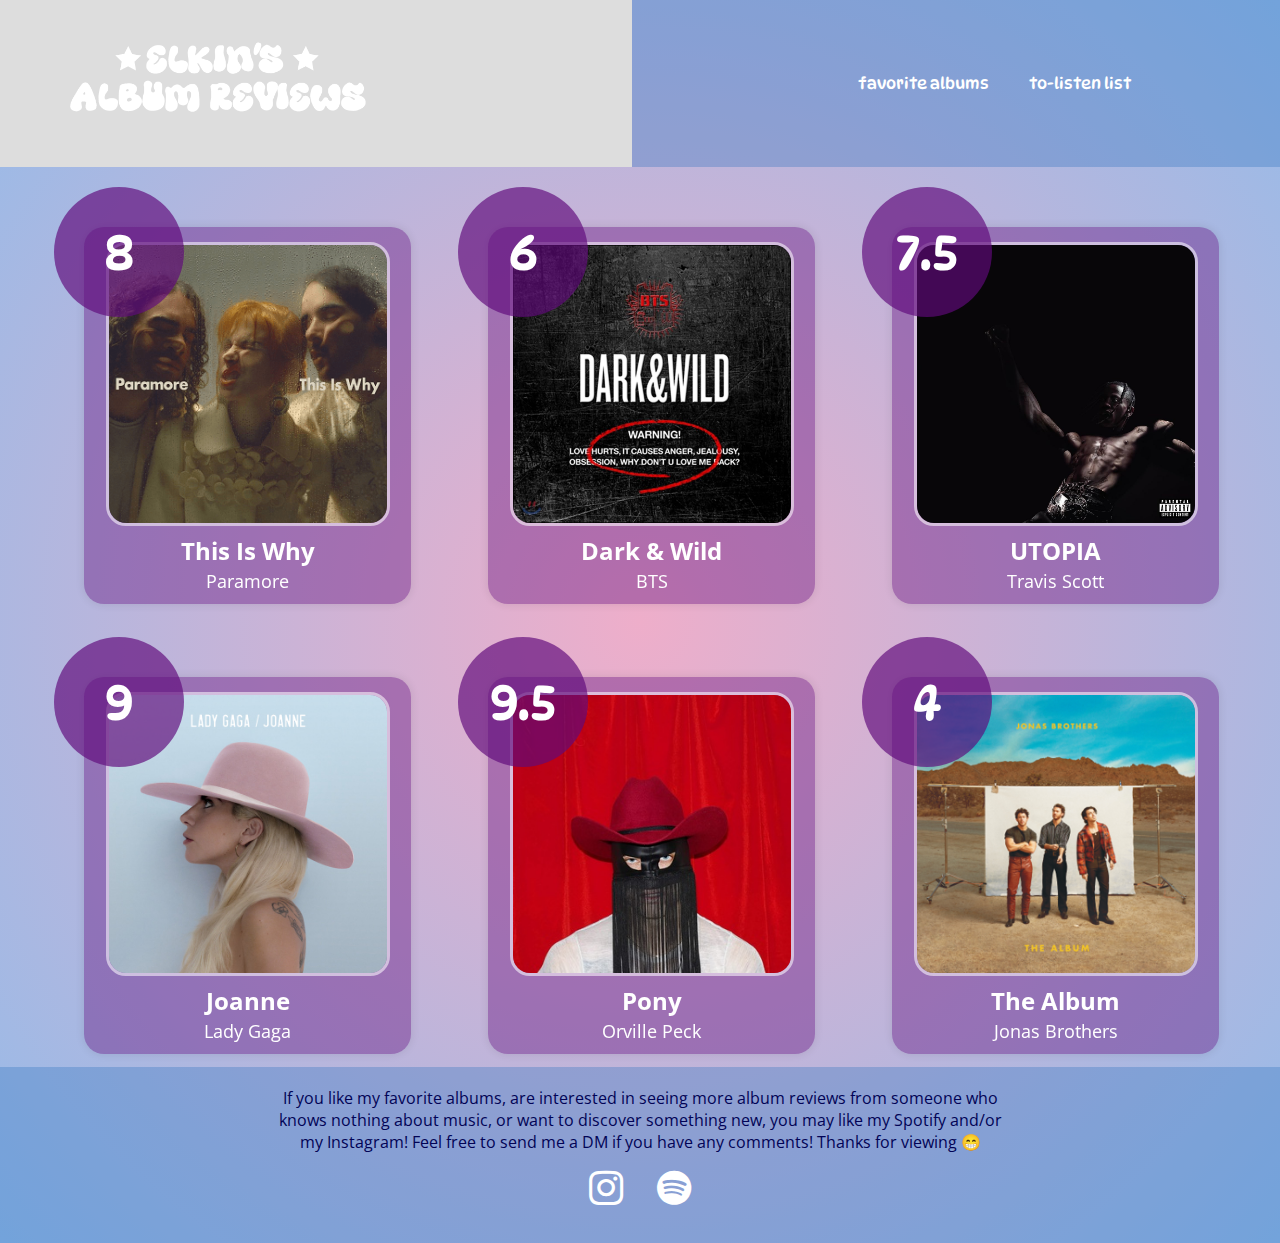
<file: index.html>
<!DOCTYPE html>
<html lang="en">
<head>
    <meta charset="UTF-8">
    <meta http-equiv="X-UA-Compatible" content="IE=edge">
    <meta name="viewport" content="width=device-width, initial-scale=1.0">
    <link rel="stylesheet" href="https://fonts.googleapis.com/css?family=Open Sans">
    <link rel="stylesheet" href="https://cdnjs.cloudflare.com/ajax/libs/font-awesome/4.7.0/css/font-awesome.min.css">
    <link rel="stylesheet" href="https://fonts.googleapis.com/css?family=DynaPuff">
    <link rel="resetsheet" href = "css/reset.css">
    <link rel="stylesheet" href="css/style.css">
    <title>Album Reviews</title>
</head>

<body>
    <div class = "navbar">
        <a href = "index.html"> <img class = "icon" src = "images/ElkinsAlbumsLogo.png" alt = "Home: Elkin's Album Reviews"></a>
        <a  href="#main-content" class = "main-content-link" tabindex = 1>skip to main content</a>
        <a href="favAlbums.html" id = "favAlbums">favorite albums</a>
        <a href="listenList.html">to-listen list</a>
    </div>
    <div class = "albums-container" id = "main-content">
        <div class = "album-card" onclick="flipCard(this)">
            <div class = "card-face front-face">
                <img class="album-cover" src="images/ParamoreThisIsWhy.png" alt="Album cover of This is Why by Paramore">
                <div class = "album-info">
                    <h2>This Is Why</h2>
                    <p>Paramore</p>
                </div>
                <div class = "rating-overlay">
                    8
                </div>
            </div>
            <div class = "card-face back-face">
                <div class = "opinion">
                    <h2>THOUGHTS</h2>
                    <p>Pop punk done right! The first half of this album is very repetitive, but Haley Williams makes up for it with her phenomenal voice and range. The second half is infinitely better. All of the emotions in this is what makes this album so good. </p>
                    <p>BEST SONG: Thick Skull</p>
                    <p>WORST SONG: Running Out of Time </p>
                </div>
                <div>
                    <img src="images/ThisIsWhyCD.png" alt = "" class="rounded">
                </div>
            </div>
        </div>
        <div class = "album-card" onclick="flipCard(this)">
            <div class = "card-face front-face">
                <img class="album-cover" src="images/BTSDarkandWild.jpg" alt="Album cover of Dark & Wild by BTS">
                <div class = "album-info">
                    <h2>Dark & Wild</h2>
                    <p>BTS</p>
                </div>
                <div class = "rating-overlay">
                    6 
                </div>
            </div>
            <div class = "card-face back-face">
                <div class = "opinion">
                    <h2>THOUGHTS</h2>
                    <p>I know that BTS was so tired after recording this album. It's the same sound over and over- it's not bad just extremely repetitive. Listening to 1 or 2 songs from the album tells you all you need to know. </p>
                    <p>Best Song: What Am I To You</p>
                    <p>WORST SONG: Hip Hop Phile</p>
                </div>
                <div>
                    <img src="images/DarkAndWildCD.png" alt = "" class="rounded">
                </div>
            </div>
        </div>
        <div class = "album-card" onclick="flipCard(this)">
            <div class = "card-face front-face">
                <img class="album-cover" src="images/TravisScottUtopia.jpg" alt="Album cover of UTOPIA by Travis Scott">
                <div class = "album-info">
                    <h2>UTOPIA</h2>
                    <p>Travis Scott</p>
                </div>
                <div class = "rating-overlay">
                    7.5
                </div>
            </div>
            <div class = "card-face back-face">
                <div class = "opinion">
                    <h2>THOUGHTS</h2>
                    <p> I'm usually a fan of genre experimentation and this album was no exception. Very reminiscent of 808's & Heartbreak. The features are hit or miss: SZA, 21 Savage and James Gunn were great, but rob49 and Playboi Carti missed the mark. I wouldn't recommend the whole album, but some songs are def worth a listen.  </p>
                    <p>Best Song: MODERN JAM</p>
                    <p>WORST SONG: MY EYES</p>
                </div>
                <div>
                    <img src="images/UtopiaCD.png" alt = "" class="rounded">
                </div>
            </div>
        </div>
        <div class = "album-card" onclick="flipCard(this)">
            <div class = "card-face front-face">
                <img class="album-cover" src="images/LadyGagaJoanne.jpg" alt="Album cover of Joanne by Lady Gaga">
                <div class = "album-info">
                    <h2>Joanne</h2>
                    <p>Lady Gaga</p>
                </div>
                <div class = "rating-overlay">
                    9
                </div>
            </div>
            <div class = "card-face back-face">
                <div class = "opinion">
                    <h2>THOUGHTS</h2>
                    <p>Lady Gaga, I'm so sorry for judging you too hard when I was 10 years old and you wore a meat dress. Oh my God, she can make music. I understand why she's a queen of pop now. </p>
                    <p>BEST SONG: Angel Down</p>
                    <p>WORST SONG: Come to Mama</p>
                </div>
                <div>
                    <img src="images/JoanneCD.png" alt = "" class="rounded">
                </div>
            </div>
        </div>
        <div class = "album-card" onclick="flipCard(this)">
            <div class = "card-face front-face">
                <img class="album-cover" src="images/OrvillePeckPony.jpg" alt="Album cover of Pony by Orville Peck">
                <div class = "album-info">
                    <h2>Pony</h2>
                    <p>Orville Peck</p>
                </div>
                <div class = "rating-overlay">
                    9.5
                </div>
            </div>
            <div class = "card-face back-face">
                <div class = "opinion">
                    <h2>THOUGHTS</h2>
                    <p>After listening to this, never again will I say I listen to everything but country. It's nearly a perfect, skipless album. Orville Peck has done the impossible. It's not everyone's cup of tea, but everyone should give it a try nonetheless. </p>
                    <p>Best Song: Winds Change</p>
                    <p>WORST SONG: Take You Back</p>
                </div>
                <div>
                    <img src="images/PonyCD.png" alt = "" class="rounded">
                </div>
            </div>
        </div>
        <div class = "album-card" onclick="flipCard(this)">
            <div class = "card-face front-face">
                <img class="album-cover" src="images/JonasBrosTheAlbum.png" alt="Album cover of The Album by Jonas Brothers">
                <div class = "album-info">
                    <h2>The Album</h2>
                    <p>Jonas Brothers</p>
                </div>
                <div class = "rating-overlay">
                    4
                </div>
            </div>
            <div class = "card-face back-face">
                <div class = "opinion">
                    <h2>THOUGHTS</h2>
                    <p>A summery album with generic lyrics about love and a department-store-esque sound. Nick and Joe's voices gave this album a few points, but the autotune gives it an ill-fitting electronic sound that's painful to hear. Catchy but painfully average. </p>
                    <p>Best Song: Wings</p>
                    <p>WORST SONG: Waffle House</p>
                </div>
                <div>
                    <img src="images/TheAlbumCD.png" alt = "" class="rounded">
                </div>
            </div>
        </div>
    </div>
    <div class = "summary">
        <p class = "summary-text">If you like my favorite albums, are interested in seeing more album reviews from someone who knows nothing about music, or want to discover something new, you may like my Spotify and/or my Instagram! Feel free to send me a DM if you have any comments! Thanks for viewing &#x1F601 </p>
        <div class = "socials">
          <a href="https://www.instagram.com/elenasalbumreviews/?utm_source=ig_web_button_share_sheet&igshid=OGQ5ZDc2ODk2ZA==" aria-label = 'Instagram: @elenasalbumreviews ' class="fa fa-instagram" target = "_blank"></a>
          <a href="https://open.spotify.com/user/candyfan098?si=42bc01c1be6c4606" aria-label = 'Spotify: @candyfan098' class="fa fa-spotify" target = "_blank"></a>
        </div>
    </div>
    <script>
        function flipCard(card) {
          card.classList.toggle('flipped');
        }
    </script>
</body>

</html>
</file>
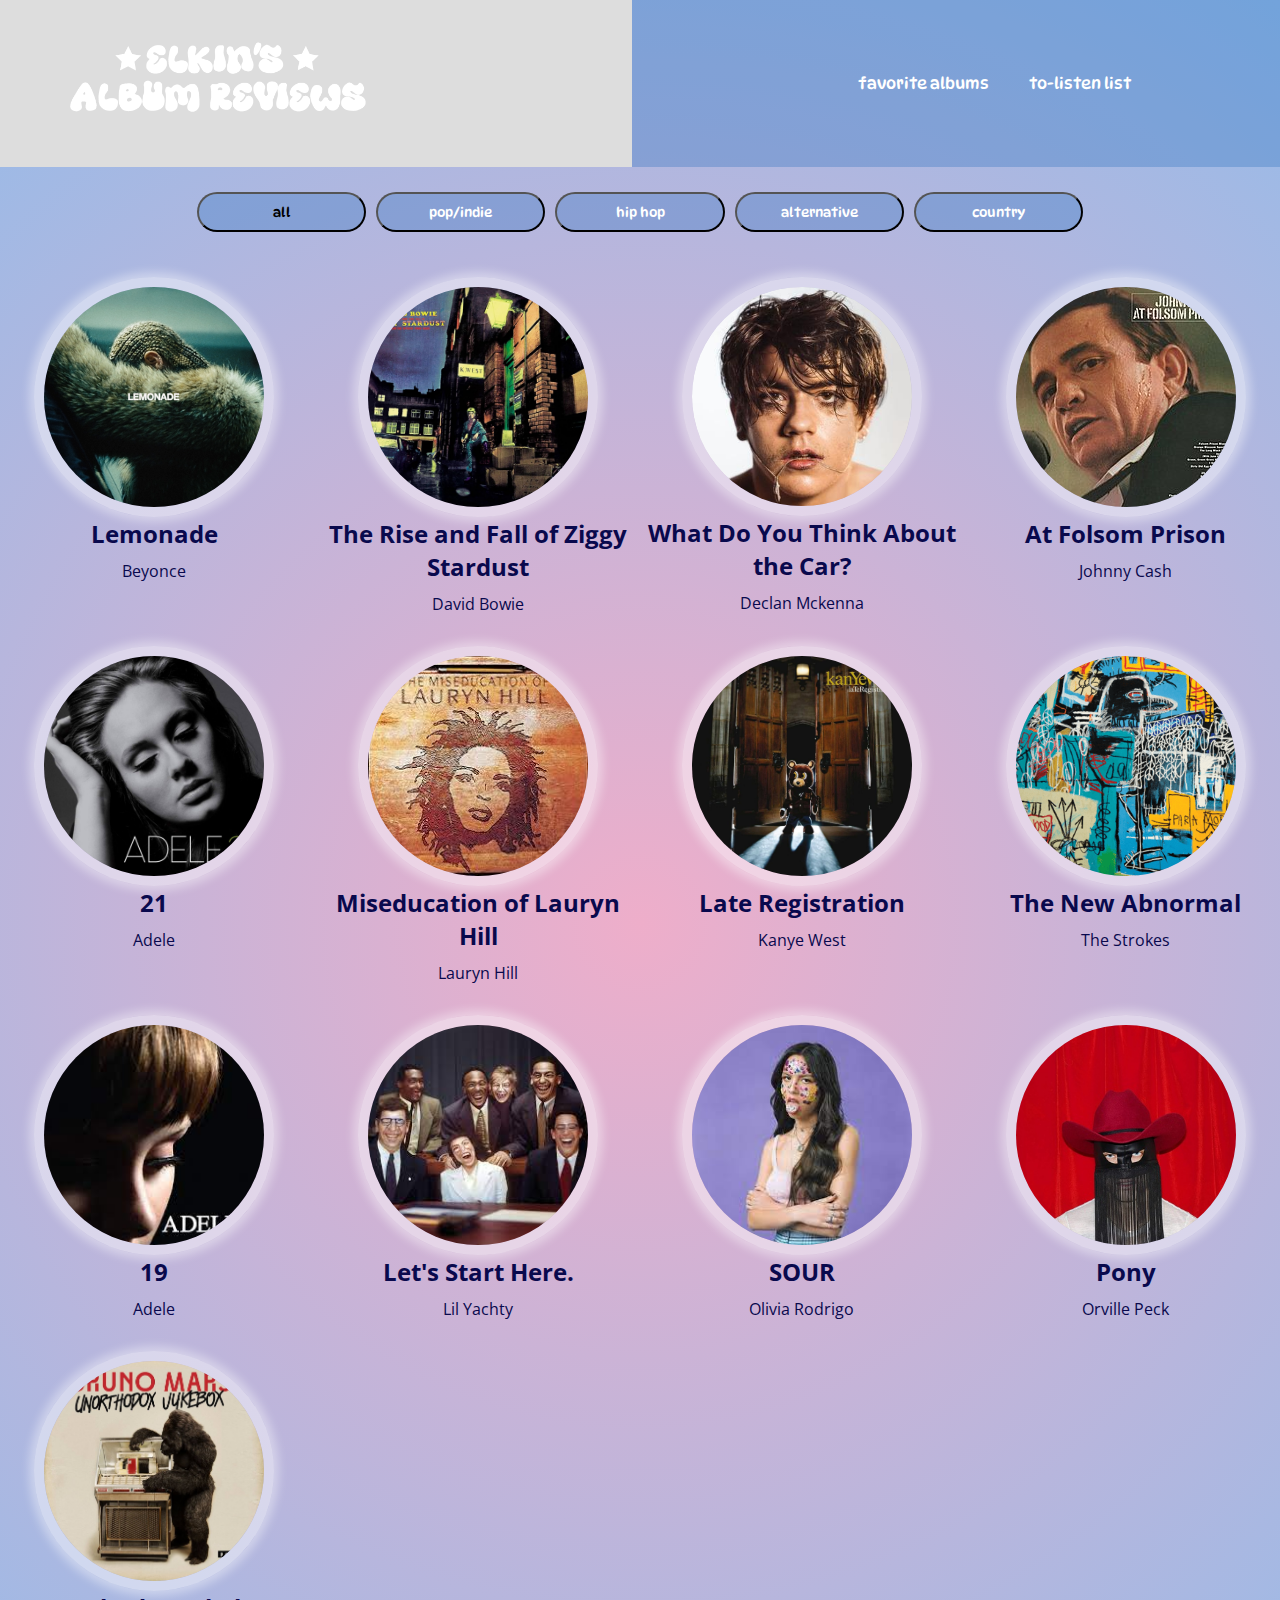
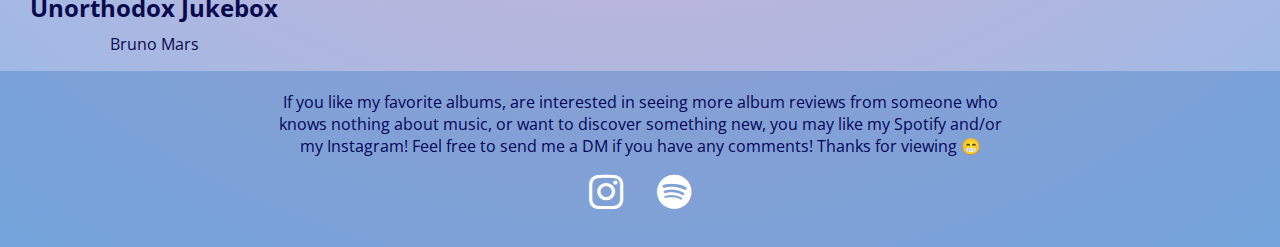
<file: favAlbums.html>
<!DOCTYPE html>
<html lang="en">
<head>
    <meta charset="UTF-8">
    <meta http-equiv="X-UA-Compatible" content="IE=edge">
    <meta name="viewport" content="width=device-width, initial-scale=1.0">
    <link rel="stylesheet" href="https://fonts.googleapis.com/css?family=Open Sans">
    <link rel="stylesheet" href="https://cdnjs.cloudflare.com/ajax/libs/font-awesome/4.7.0/css/font-awesome.min.css">
    <link rel="stylesheet" href="https://fonts.googleapis.com/css?family=DynaPuff">
    <link rel="resetsheet" href = "css/reset.css">
    <link rel="stylesheet" href="css/style.css">
    <title>Favorite Albums</title>
</head>

<body>
    <div class = "navbar">
        <a href = "index.html"> <img class = "icon" src = "images/ElkinsAlbumsLogo.png" alt = "Home: Elkin's Album Reviews"></a>
        <a class = "main-content-link" href="#main-content">skip to main content</a>
        <a href="favAlbums.html">favorite albums</a>
        <a href="listenList.html">to-listen list</a>
    </div>
    <div class = "button-container">
      <button type="button" class="filter-btn active" data-filter="all">all</button>
      <button type="button" class="filter-btn" data-filter=".pop">pop/indie</button>
      <button type="button" class="filter-btn" data-filter=".hiphop">hip hop</button>
      <button type="button" class="filter-btn" data-filter=".alt">alternative</button>
      <button type="button" class="filter-btn" data-filter=".country">country</button>
    </div>

    <div class="album-section" id = "main-content">
      <div class = "album hiphop"> 
        <img src="images/BeyonceLemonade.png" alt="Lemonade by Beyonce album cover art">
        <h2>Lemonade</h2>
        <p>Beyonce</p>
      </div>
      <div class = "album pop"> 
        <img src="images/DavidBowieZiggyStardust.jpg" alt="The Rise and Fall of Ziggy Stardust by David Bowie album cover art">
        <h2>The Rise and Fall of Ziggy Stardust</h2>
        <p>David Bowie</p>
      </div>
      <div class = "album pop"> 
        <img src="images/DeclanMckennaWDYTATC.jpg" alt="What Do You Think About the Car? by Declan Mckenna album cover art">
        <h2>What Do You Think About the Car?</h2>
        <p>Declan Mckenna</p>
      </div>
      <div class = "album country"> 
        <img src="images/JohnnyCashAtFolsomPrison.jpg" alt="At Folsom Prison by Johnny Cash album cover art">
        <h2>At Folsom Prison</h2>
        <p>Johnny Cash</p>
      </div>
      <div class = "album pop"> 
        <img src="images/Adele21.jpg" alt="21 by Adele album cover art">
        <h2>21</h2>
        <p>Adele</p>
      </div>
      <div class = "album hiphop"> 
        <img src="images/LaurynHillMiseducation.jpg" alt="Miseducation of Lauryn Hill by Lauryn Hill album cover art">
        <h2>Miseducation of Lauryn Hill</h2>
        <p>Lauryn Hill</p>
      </div>
      <div class = "album hiphop"> 
        <img src="images/YeLateRegistration.jpg" alt="Late Registration by Kanye West album cover art">
        <h2>Late Registration</h2>
        <p>Kanye West</p>
      </div>
      <div class = "album alt"> 
        <img src="images/TheStrokesTheNewAbnormal.png" alt="The New Abnormal by The Strokes album cover art">
        <h2>The New Abnormal</h2>
        <p>The Strokes</p>
      </div>
      <div class = "album pop"> 
        <img src="images/Adele19.jpg" alt="19 by Adele album cover art">
        <h2>19</h2>
        <p>Adele</p>
      </div>
      <div class = "album alt"> 
        <img src="images/LilYachtyLetsStart.jpg" alt="Let's Start Here by Lil Yachty album cover art">
        <h2>Let's Start Here.</h2>
        <p>Lil Yachty</p>
      </div>
      <div class = "album pop"> 
        <img src="images/OliviaRodrigoSOUR.jpg" alt="SOUR by Olivia Rodrigo album cover art">
        <h2>SOUR</h2>
        <p>Olivia Rodrigo</p>
      </div>
      <div class = "album country"> 
        <img src="images/OrvillePeckPony.jpg" alt="Pony by Orville Peck album cover art">
        <h2>Pony</h2>
        <p>Orville Peck</p>
      </div>
      <div class = "album pop"> 
        <img src="images/BrunoMarsUnorthodox.jpg" alt="Unorthodox Jukebox by Bruno Mars album cover art">
        <h2>Unorthodox Jukebox</h2>
        <p>Bruno Mars</p>
      </div>
    </div>
    <div class = "summary">
        <p class = "summary-text">If you like my favorite albums, are interested in seeing more album reviews from someone who knows nothing about music, or want to discover something new, you may like my Spotify and/or my Instagram! Feel free to send me a DM if you have any comments! Thanks for viewing &#x1F601 </p>
        <div class = "socials">
          <a href="https://www.instagram.com/elenasalbumreviews/?utm_source=ig_web_button_share_sheet&igshid=OGQ5ZDc2ODk2ZA==" aria-label = 'Instagram: @elenasalbumreviews ' class="fa fa-instagram" target = "_blank"></a>
          <a href="https://open.spotify.com/user/candyfan098?si=42bc01c1be6c4606" aria-label = 'Spotify: @candyfan098' class="fa fa-spotify" target = "_blank"></a>
        </div>
    </div>

    <script>
     document.addEventListener('DOMContentLoaded', function () {
    const filterButtons = document.querySelectorAll('.filter-btn');
    const albums = document.querySelectorAll('.album');

    function filterAlbums(filter) {
      albums.forEach(album => {
        album.style.display = 'none';
      });

      if (filter === 'all') {
        albums.forEach(album => {
          album.style.display = 'block';
        });
      } else {
        const filteredAlbums = document.querySelectorAll(filter);
        filteredAlbums.forEach(album => {
          album.style.display = 'block';
        });
      }
    }

    filterButtons.forEach(button => {
      button.addEventListener('click', function () {
        filterButtons.forEach(btn => btn.classList.remove('active'));
        this.classList.add('active');
        const filter = this.getAttribute('data-filter');
        filterAlbums(filter);
      });
    });

    // Simulate a click on the "All" filter button by default
    document.querySelector('.filter-btn[data-filter="all"]').click();
  });
    </script>
</body>
</html>
</file>
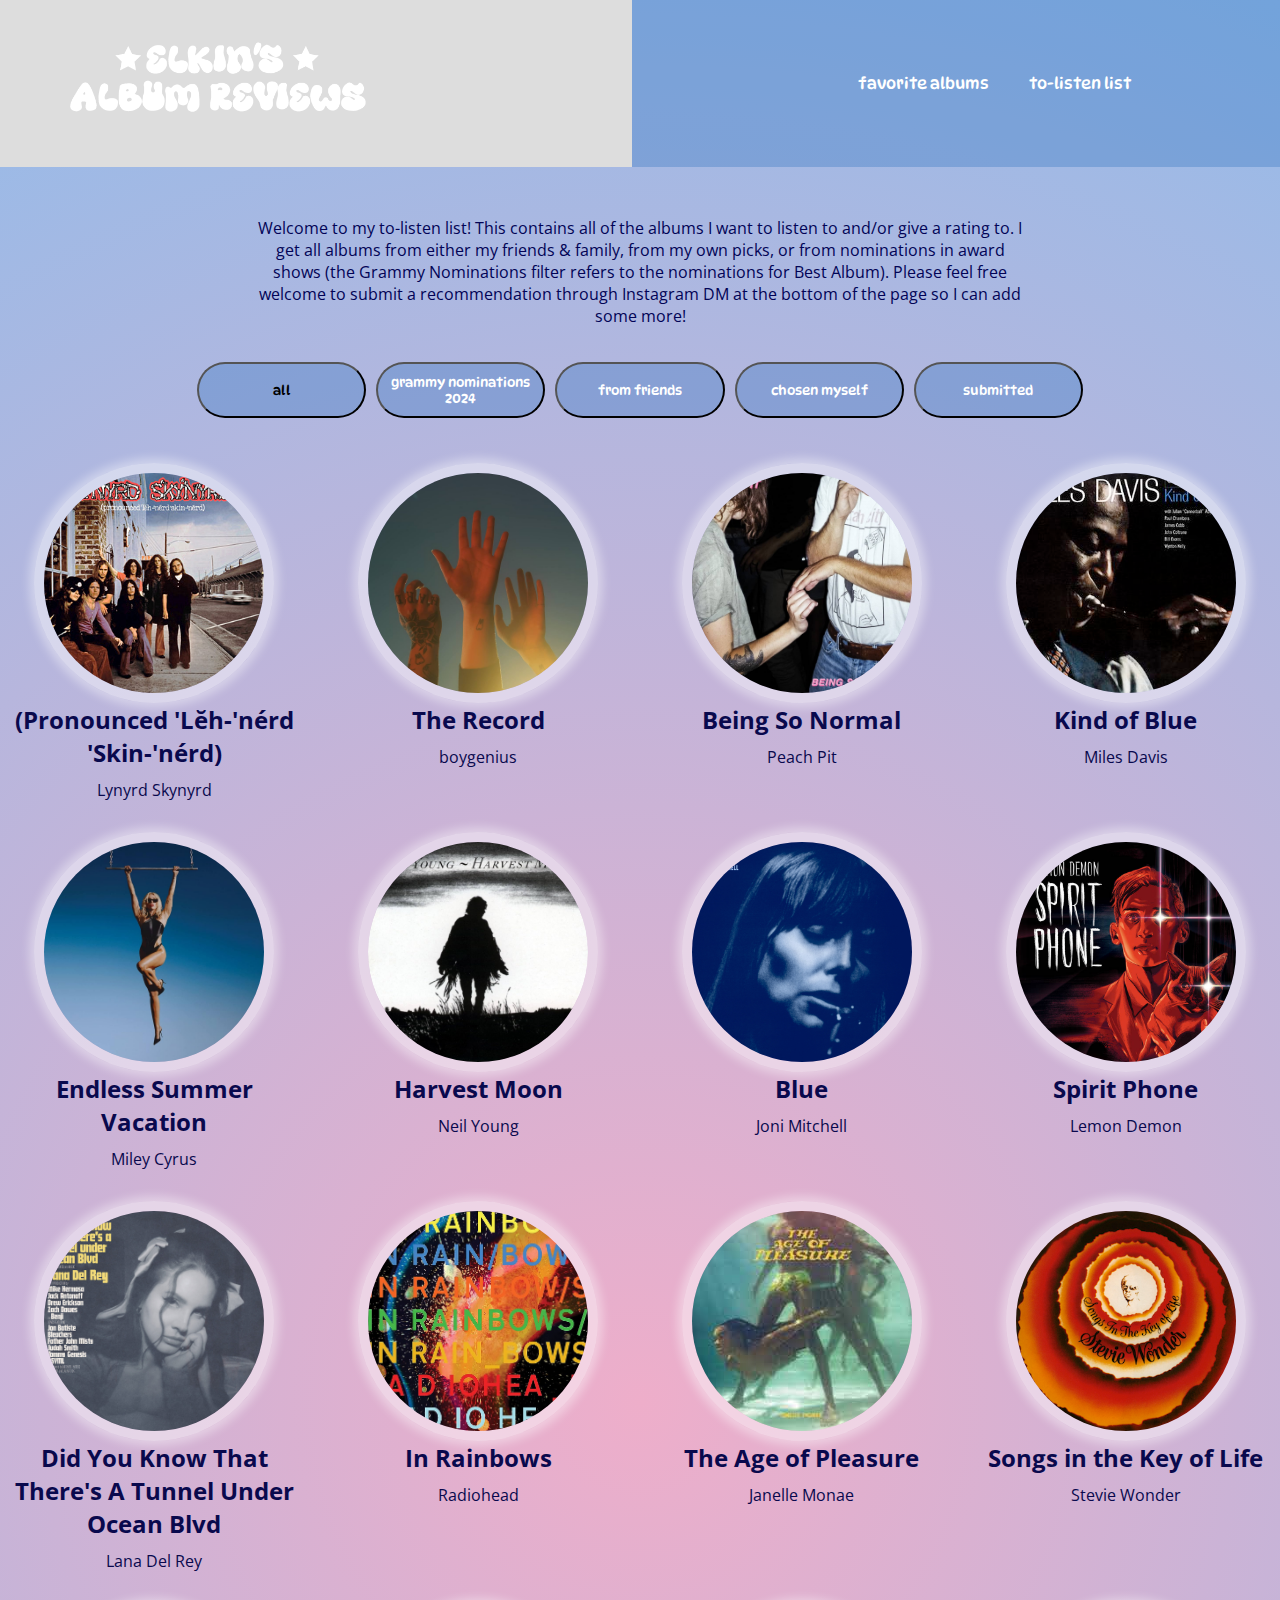
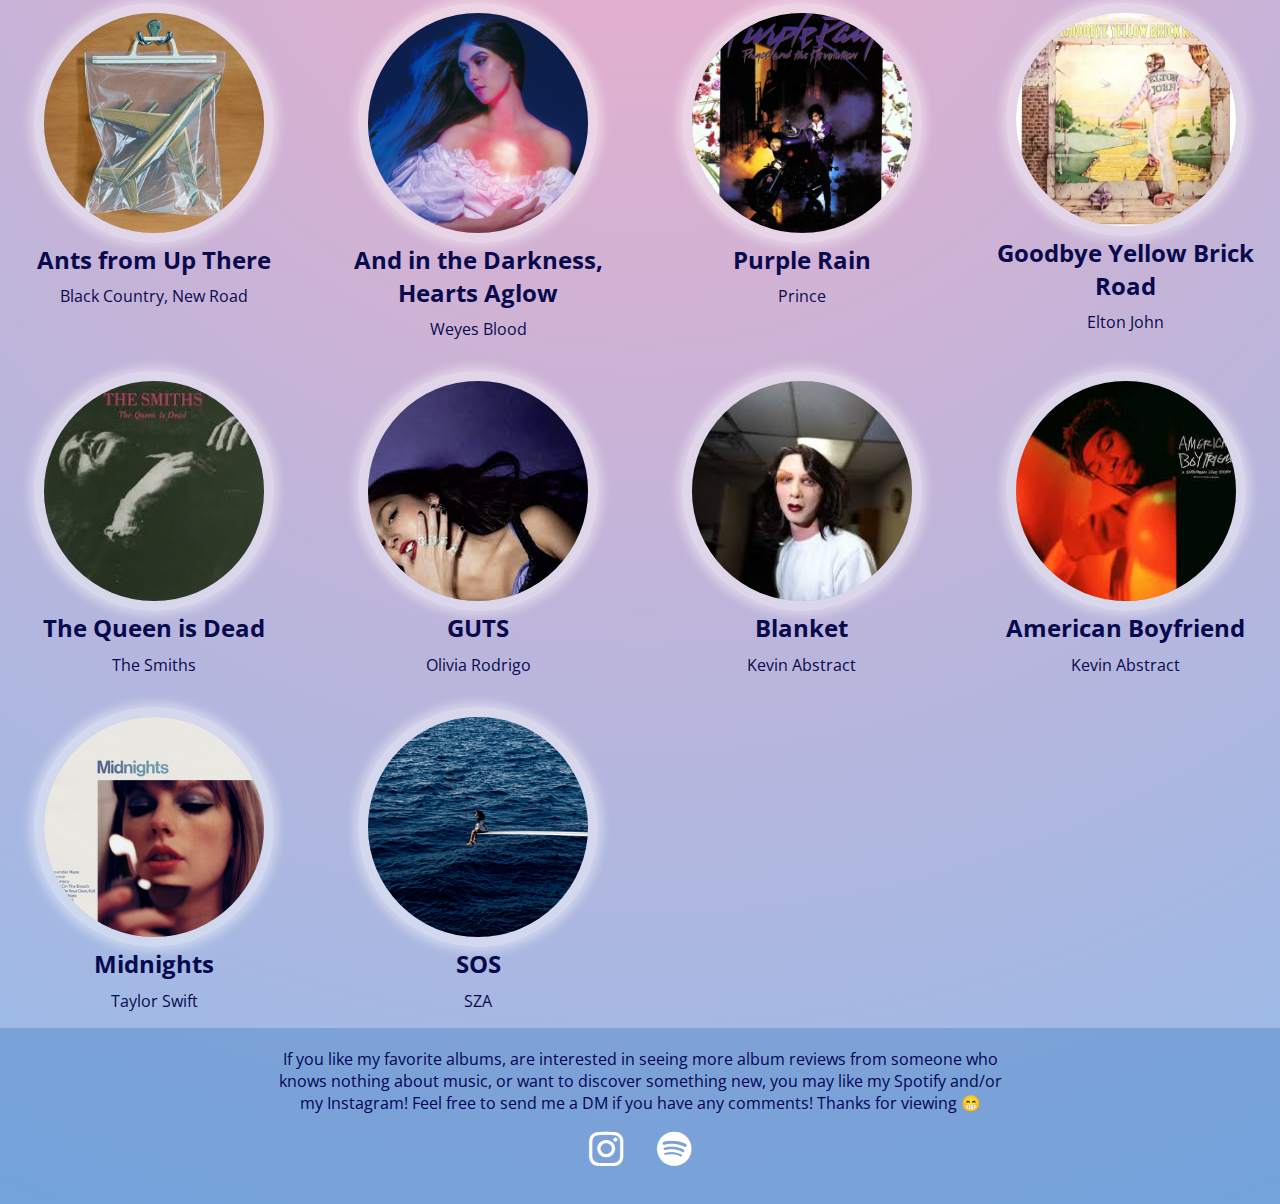
<file: listenList.html>
<!DOCTYPE html>
<html lang="en">
<head>
    <meta charset="UTF-8">
    <meta http-equiv="X-UA-Compatible" content="IE=edge">
    <meta name="viewport" content="width=device-width, initial-scale=1.0">
    <link rel="stylesheet" href="https://fonts.googleapis.com/css?family=Open Sans">
    <link rel="stylesheet" href="https://cdnjs.cloudflare.com/ajax/libs/font-awesome/4.7.0/css/font-awesome.min.css">
    <link rel="stylesheet" href="https://fonts.googleapis.com/css?family=DynaPuff">
    <link rel="resetsheet" href = "css/reset.css">
    <link rel="stylesheet" href="css/style.css">
    <title>To-Listen List</title>
</head>

<body>
    <div class = "navbar">
        <a href = "index.html"> <img class = "icon" src = "images/ElkinsAlbumsLogo.png" alt = "Home: Elkin's Album Reviews"></a>
        <a class = "main-content-link" href="#main-content">skip to main content</a>
        <a href="favAlbums.html">favorite albums</a>
        <a href="listenList.html">to-listen list</a>
    </div>
    <p class = "welcome">Welcome to my to-listen list! This contains all of the albums I want to listen to and/or give a rating to. I get all albums from either my friends & family, from my own picks, or from nominations in award shows (the Grammy Nominations filter refers to the nominations for Best Album). Please feel free welcome to submit a recommendation through Instagram DM at the bottom of the page so I can add some more! </p>
    <div class = "button-container">
      <button type="button" class="filter-btn active" data-filter="all">all</button>
      <button type="button" class="filter-btn" data-filter=".grammys">grammy nominations 2024</button>
      <button type="button" class="filter-btn" data-filter=".friends">from friends</button>
      <button type="button" class="filter-btn" data-filter=".myself">chosen myself</button>
      <button type="button" class="filter-btn" data-filter=".submitted">submitted</button>
    </div>

    <div class="album-section" id = "main-content">
<!--       <div class = "album grammys">
        <img src = "/images/JonBatisteWorld.jpg" alt = "World Music Radio by Jon Batiste album cover art">
        <h2>World Music Radio</h2>
        <p>Jon Batiste</p>
      </div> -->
      <div class = "album friends"> 
        <img src="images/Lynyrdskynyrd.jpg" alt="Pronounced Lynyrd Skynyrd by Lynyrd Skynyrd album cover art">
        <h2>(Pronounced 'Lĕh-'nérd 'Skin-'nérd)</h2>
        <p>Lynyrd Skynyrd</p>
      </div>
      <div class = "album grammys"> 
        <img src="images/BoygeniusThe.jpg" alt="The Record by Boygenius album cover art">
        <h2>The Record</h2>
        <p>boygenius</p>
      </div>
      <div class = "album friends"> 
        <img src="images/PeachPitBeing.jpg" alt="Being So Normal by Peach Pit album cover art">
        <h2>Being So Normal</h2>
        <p>Peach Pit</p>
      </div>
      <div class = "album friends"> 
        <img src="images/MilesDavisKind.jpg" alt="Kind of Blue by Miles Davis album cover art">
        <h2>Kind of Blue</h2>
        <p>Miles Davis</p>
      </div>
      <div class = "album grammys"> 
        <img src="images/MileyCyrusEndless.jpg" alt="Endless Summer Vacation by Miley Cyrus album cover art">
        <h2>Endless Summer Vacation</h2>
        <p>Miley Cyrus</p>
      </div>
      <div class = "album myself"> 
        <img src="images/NeilYoungHarvest.jpg" alt="Harvest Moon by Neil Young album cover art">
        <h2>Harvest Moon</h2>
        <p>Neil Young</p>
      </div>
      <div class = "album myself"> 
        <img src="images/JoniMitchellBlue.jpg" alt="Blue by Joni Mitchell album cover art">
        <h2>Blue</h2>
        <p>Joni Mitchell</p>
      </div>
      <div class = "album friends"> 
        <img src="images/LemonDemonSpirit.jpg" alt="Spirit Phone by Lemon Demon album cover art">
        <h2>Spirit Phone</h2>
        <p>Lemon Demon</p>
      </div>
      <div class = "album grammys"> 
        <img src="images/LanaDelReyDid.jpg" alt="Did You Know That There's A Tunnel Under Ocean Blvd by Declan Mckenna album cover art">
        <h2>Did You Know That There's A Tunnel Under Ocean Blvd</h2>
        <p>Lana Del Rey</p>
      </div>
      <div class = "album friends"> 
        <img src="images/RadioheadIn.jpg" alt="In Rainbows by Radiohead album cover art">
        <h2>In Rainbows</h2>
        <p>Radiohead</p>
      </div>
      <div class = "album grammys"> 
        <img src="images/JanelleMonaeAge.jpg" alt="The Age of Pleasure by Janelle Monae album cover art">
        <h2>The Age of Pleasure</h2>
        <p>Janelle Monae</p>
      </div>
      <div class = "album friends"> 
        <img src="images/StevieWonderSongs.jpg" alt="Songs in the Key of Life by Stevie Wonder album cover art">
        <h2>Songs in the Key of Life</h2>
        <p>Stevie Wonder</p>
      </div>
      <div class = "album myself"> 
        <img src="images/BlackCountryAnts.jpg" alt="Ants from Up There by Black Country, New Road album cover art">
        <h2>Ants from Up There</h2>
        <p>Black Country, New Road</p>
      </div>
      <div class = "album friends"> 
        <img src="images/WeyesBloodAnd.png" alt="And in the Darkness, Hearts Aglow by Weyes Blood album cover art">
        <h2>And in the Darkness, Hearts Aglow</h2>
        <p>Weyes Blood</p>
      </div>
      <div class = "album myself"> 
        <img src="images/PrincePurple.jpg" alt="Purple Rain by Prince album cover art">
        <h2>Purple Rain</h2>
        <p>Prince</p>
      </div>
      <div class = "album friends"> 
        <img src="images/EltonJohnGoodbye.jpg" alt="Goodbye Yellow Brick Road by Elton John album cover art">
        <h2>Goodbye Yellow Brick Road</h2>
        <p>Elton John</p>
      </div>
      <div class = "album myself"> 
        <img src="images/TheSmithsQueen.jpg" alt="The Queen is Dead by The Smiths album cover art">
        <h2>The Queen is Dead</h2>
        <p>The Smiths</p>
      </div>
      <div class = "album grammys"> 
        <img src="images/OliviaRodrigoGUTS.jpg" alt="GUTS by Olivia Rodrigo album cover art">
        <h2>GUTS</h2>
        <p>Olivia Rodrigo</p>
      </div>
      <div class = "album friends"> 
        <img src="images/KevinAbstractBlanket.jpg" alt="Blanket by Kevin Abstract album cover art">
        <h2>Blanket</h2>
        <p>Kevin Abstract</p>
      </div>
      <div class = "album myself"> 
        <img src="images/KevinAbstractAmerican.jpg" alt="American Boyfriend by Kevin Abstract album cover art">
        <h2>American Boyfriend</h2>
        <p>Kevin Abstract</p>
      </div>
      <div class = "album grammys friends"> 
        <img src="images/TaylorSwiftMidnights.png" alt="Midnights by Taylor Swift album cover art">
        <h2>Midnights</h2>
        <p>Taylor Swift</p>
      </div>
      <div class = "album grammys friends"> 
        <img src="images/szaSOS.png" alt="SOS by SZA album cover art">
        <h2>SOS</h2>
        <p>SZA</p>
      </div>
    </div>

    <div class = "summary">
      <p class = "summary-text">If you like my favorite albums, are interested in seeing more album reviews from someone who knows nothing about music, or want to discover something new, you may like my Spotify and/or my Instagram! Feel free to send me a DM if you have any comments! Thanks for viewing &#x1F601 </p>
      <div class = "socials">
        <a href="https://www.instagram.com/elenasalbumreviews/?utm_source=ig_web_button_share_sheet&igshid=OGQ5ZDc2ODk2ZA==" aria-label = 'Instagram: @elenasalbumreviews ' class="fa fa-instagram" target = "_blank"></a>
        <a href="https://open.spotify.com/user/candyfan098?si=42bc01c1be6c4606" aria-label = 'Spotify: @candyfan098' class="fa fa-spotify" target = "_blank"></a>
      </div>
    </div>
    <script>
     document.addEventListener('DOMContentLoaded', function () {
    const filterButtons = document.querySelectorAll('.filter-btn');
    const albums = document.querySelectorAll('.album');

    function filterAlbums(filter) {
      albums.forEach(album => {
        album.style.display = 'none';
      });

      if (filter === 'all') {
        albums.forEach(album => {
          album.style.display = 'block';
        });
      } else {
        const filteredAlbums = document.querySelectorAll(filter);
        filteredAlbums.forEach(album => {
          album.style.display = 'block';
        });
      }
    }

    filterButtons.forEach(button => {
      button.addEventListener('click', function () {
        filterButtons.forEach(btn => btn.classList.remove('active'));
        this.classList.add('active');
        const filter = this.getAttribute('data-filter');
        filterAlbums(filter);
      });
    });

    // Simulate a click on the "All" filter button by default
    document.querySelector('.filter-btn[data-filter="all"]').click();
  });
    </script>
</body>
</html>
</file>
<file: css/style.css>
body {
  font-family: 'Open Sans', sans-serif;
  margin: 0;
  padding: 0;
  background: rgb(238,174,202);
  background: radial-gradient(circle, rgba(238,174,202,1) 0%, rgba(148,187,233,1) 100%);
}

/* FOR INDEX.HTML */

/* Navigation bar */
.navbar {
  display: flex;
  width: 80%;
  margin: 0 auto;
  border-radius: 20px;
  flex-direction: column;
  align-items: center; /* Center items horizontally */
  text-align: center; /* Center text within the container */
  background-color: #2d71bf53;
  margin-bottom: 20px;
}
.icon {
  max-width: 90%;
  height: auto;
  margin-bottom: -50px;

}
    
.navbar a {
  color: white;
  text-decoration: none;
  padding: 10px 20px;
  font-family: "Dynapuff";
  text-align: right;
  margin-bottom: 15px;
}

.navbar .main-content-link {
  display: none;
}

/* Review flip cards */

.albums-container {
  display: grid;
  grid-template-columns: repeat(1, 1fr);
  justify-content: center;
  gap: 20px;
}

.album-card {
  position: relative;
  height: 450px;
  transform-style: preserve-3d;
  transition: transform 0.5s;
  padding: 10px;
  cursor: pointer;
  margin: 30px;
}


.flipped {
  transform: rotateY(180deg);
}

.card-face {
  position: absolute;
  width: 100%;
  backface-visibility: hidden;
  display: flex;
  flex-direction: column;
  justify-content: space-between;
  border-radius: 20px;
  box-shadow: 0 0 10px rgba(0, 0, 0, 0.1);
}

.front-face {
  background-color: #610b7b65;
  transform: rotateY(0deg);
}

.back-face {
  background-color: #2d71bf53;
  transform: rotateY(180deg);
  
}

.album-cover {
  width: 85%;
  height: 75%;
  border-radius: 20px;
  margin-top: 15px;
  object-fit: cover;
  align-self: center;
  border: 3px solid rgba(255, 255, 255, 0.55);

}

.album-info {
  padding: 0px;
  text-align: center;
  font-family: 'Open Sans';
  color: white;
  line-height: 10px;
}

.album-info h2 {
  font-size: 24px;
}

.album-info p {
  font-size: 18px;
}

.rating-overlay {
  position: fixed;
  top: -40px;
  left: -30px;
  background-color: #610b7bac;
  color: #ffffff;
  padding: 20px;
  width: 90px;
  line-height: 90px;
  border-radius: 50%;
  text-align: center;
  font-size: 50px;
  font-family: 'Dynapuff';
}

/* Back of album flipcard */
.opinion {
  padding: 10px;
  font-size: 14.5px;
  color: rgb(225, 224, 224);
  font-family: 'Open Sans';
  margin-top: 20px; 
  margin-left: 10px;
}


.opinion h2 {
  font-family: 'Dynapuff';
  font-weight: bolder;
  color: white;
  text-align: left;
  margin-left: 10px;
  padding-bottom: 15px;
}


img.rounded {
  object-fit: cover;
  position: fixed;
  top: -45px;
  right: -30px;
  width: 150px;
  line-height: 150px;
  text-align: center;
  font-size: 20px;
}

/* FOR FAVALBUMS.HTML AND LISTENLIST.HTML */
.button-container {
  display: flex;
  flex-direction: column;
  justify-content: center;
  margin: 0 auto;
}
.filter-btn {
  background-color: #2d71bf53;
  color: white;
  border-radius: 50px;
  margin: 0 auto;
  margin-bottom: 10px;
  padding: 10px;
  width: 50%;
  font-family: 'Dynapuff';

}
.active {
  color: black;
}
.album-section {
  display: grid;
  grid-template-columns: repeat(1, 1fr);
  gap: 15px;
}

.album-section img {
  max-width: 220px;
  height: auto;
  border-radius: 200px;
  border: 10px solid rgba(255, 255, 255, 0.456);
  box-shadow: 0px 0px 10px 5px rgba(255, 255, 255, 0.388);
}
.album p, .album h2 {
  text-align: center;
  margin-top: -5px;
  color: rgb(9, 9, 77);
  font-family: 'Open Sans';
}
.album p {
  margin-top: -10px;
}
.album {
  margin: 0 auto;
  display: none;
  text-align: center;
}
.summary {
  margin: 0 auto;
  color: rgb(2, 4, 86);
  font-family: 'Open Sans';
  text-align: center;
  padding: 20px;
  background-color: #2d71bf53;
}
.summary-text {
  width: 60%;
  margin: 0 auto;
}
.fa {
  margin: 15px;
  font-size: 40px;
  text-align: center;
  text-decoration: none;
  color: rgb(255, 255, 255);
}

/* FOR LISTENLIST.HTML */
.welcome {
  width: 60%;
  margin: 0 auto;
  padding: 30px;
  color: rgb(2, 4, 86);
  font-family: 'Open Sans';
  text-align: center;
}

@media only screen and (min-width: 768px) {
  /* For home page */
  .albums-container {
    grid-template-columns: repeat(2, 1fr);
    gap: -100px;
  }
  /* For favorite albums page */
  .album-section {
    grid-template-columns: repeat(3, 1fr);
  }
  .button-container {
    flex-direction: row;
    width: 70%;
    margin: 0 auto;
    margin-bottom: 40px;
  }
  .filter-btn {
    margin: 5px;
  }

}
  @media only screen and (min-width: 992px) {
    /* Navigation bar */
    .navbar {
      flex-direction: row;
      width: 100%;
      border-radius: 0px;

    }
    .navbar .icon {
      display: flex;
      width: 50%;
      margin: 0 auto;
      margin-top: 30px;
      margin-left: 50px;
    }
    .navbar a {
      margin-bottom: 0px;
    }
    .navbar .main-content-link {
      display:block;

      margin-top: -999px;
    }
    .navbar .main-content-link:focus {
      margin-top: 0px;
    }
    .navbar a:hover {
      background-color: #ddd;
      color: black;
    }
    /* For home page */
    .albums-container {
      grid-template-columns: repeat(3, 30%);
    }
    .album-card {
      width: 80%;
      height: 350px;
    }
    .album-cover:hover {
      box-shadow: 0 0 15px #f7f7f79d;
      transform-style:flat;
      transition: .3s;
    }
    .rating-overlay:hover {
      transform: scale(1.3);
      transition: .5s;
    }
    img.rounded:hover {
      transform: scale(1.3);
      transition: .5s;
    }
  /* For favorite albums page */
  .album-section {
    grid-template-columns: repeat(4, 1fr);
  }
  .album img:hover {
    transform: scale(1.2);
    transition: .3s;
  }

  }
</file>
